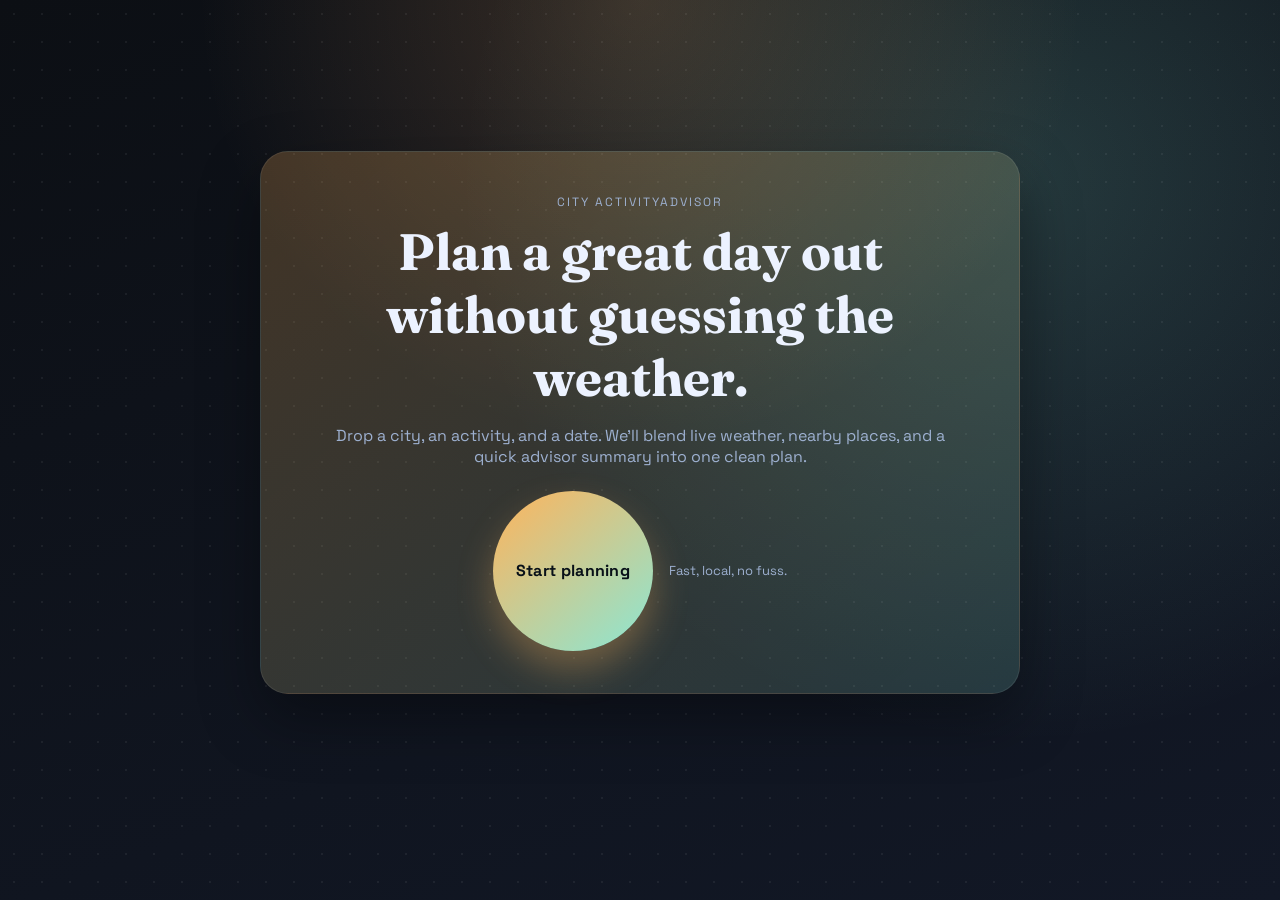
<file: index.html>
<!doctype html>
<html lang="en">
  <head>
    <meta charset="utf-8" />
    <meta name="viewport" content="width=device-width, initial-scale=1" />
    <title>City ActivityAdvisor</title>
    <link rel="preconnect" href="https://fonts.googleapis.com" />
    <link rel="preconnect" href="https://fonts.gstatic.com" crossorigin />
    <link
      href="https://fonts.googleapis.com/css2?family=Fraunces:opsz,wght@9..144,600;9..144,700&family=Space+Grotesk:wght@400;500;600&display=swap"
      rel="stylesheet"
    />
    <link rel="stylesheet" href="/styles.css" />
  </head>
  <body data-theme="dark">
    <div class="app landing">
      <section class="hero">
        <div class="hero-content">
          <p class="hero-kicker">City ActivityAdvisor</p>
          <h1>Plan a great day out without guessing the weather.</h1>
          <p class="hero-subtitle">
            Drop a city, an activity, and a date. We’ll blend live weather, nearby places, and a quick
            advisor summary into one clean plan.
          </p>
          <div class="hero-actions">
            <a class="primary hero-cta" href="/planning">Start planning</a>
            <span class="hero-note">Fast, local, no fuss.</span>
          </div>
        </div>
      </section>
    </div>
  </body>
</html>
</file>
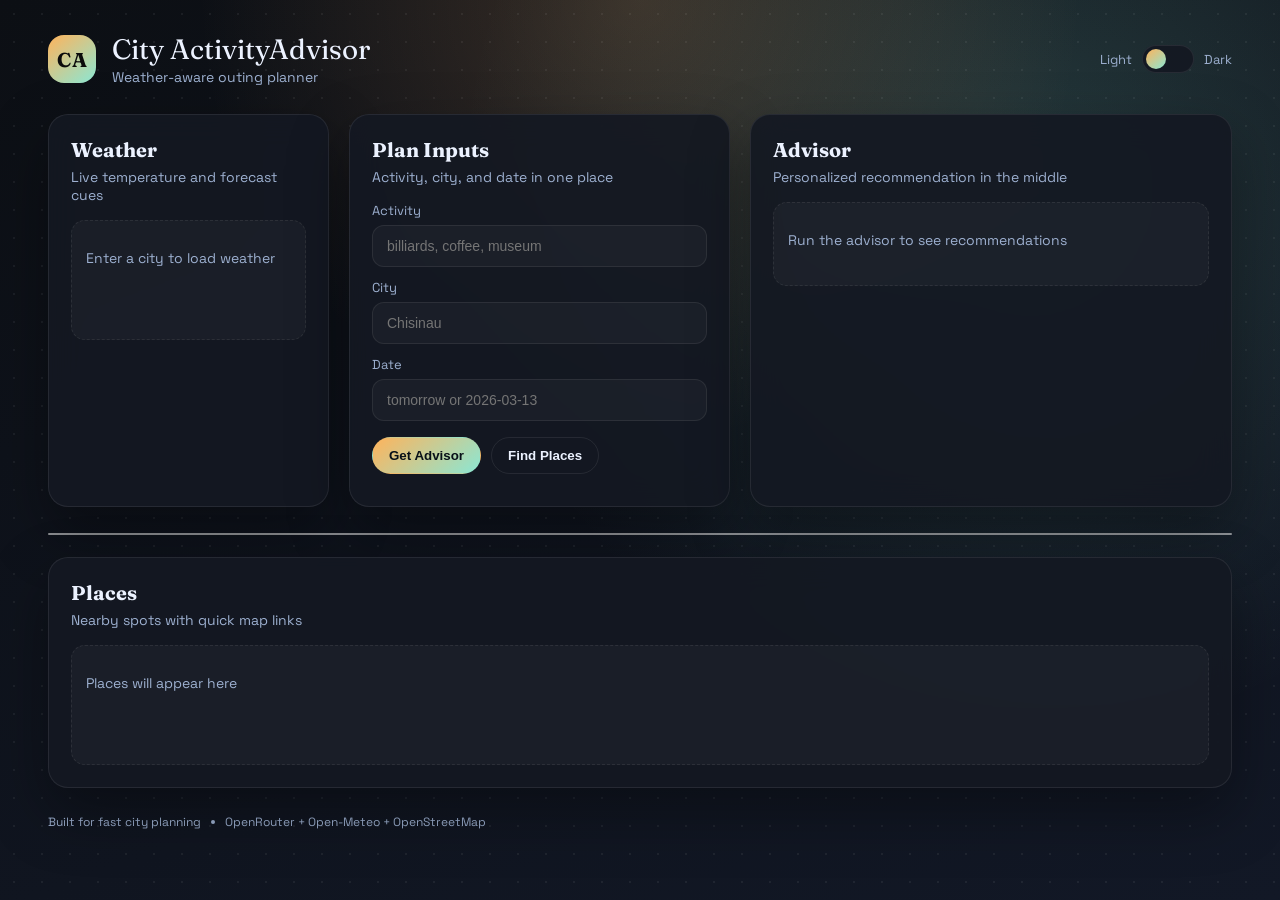
<file: planning.html>
<!doctype html>
<html lang="en">
  <head>
    <meta charset="utf-8" />
    <meta name="viewport" content="width=device-width, initial-scale=1" />
    <title>City ActivityAdvisor - Planner</title>
    <link rel="preconnect" href="https://fonts.googleapis.com" />
    <link rel="preconnect" href="https://fonts.gstatic.com" crossorigin />
    <link
      href="https://fonts.googleapis.com/css2?family=Fraunces:opsz,wght@9..144,600;9..144,700&family=Space+Grotesk:wght@400;500;600&display=swap"
      rel="stylesheet"
    />
    <link rel="stylesheet" href="/styles.css" />
  </head>
  <body data-theme="dark">
    <div class="app">
      <header class="topbar">
        <div class="brand">
          <div class="logo">CA</div>
          <div>
            <p class="title">City ActivityAdvisor</p>
            <p class="subtitle">Weather-aware outing planner</p>
          </div>
        </div>
        <div class="toggle">
          <span class="toggle-label">Light</span>
          <button id="themeToggle" type="button" aria-label="Toggle theme">
            <span class="knob"></span>
          </button>
          <span class="toggle-label">Dark</span>
        </div>
      </header>

      <main class="grid" id="planner">
        <section class="card weather">
          <div class="card-head">
            <h2>Weather</h2>
            <p>Live temperature and forecast cues</p>
          </div>
          <div class="weather-output" id="weatherOutput">
            <p class="placeholder">Enter a city to load weather</p>
          </div>
        </section>

        <section class="card query">
          <div class="card-head">
            <h2>Plan Inputs</h2>
            <p>Activity, city, and date in one place</p>
          </div>
          <form id="planForm" class="form">
            <label>
              Activity
              <input name="activity" type="text" placeholder="billiards, coffee, museum" required />
            </label>
            <label>
              City
              <input name="city" type="text" placeholder="Chisinau" required />
            </label>
            <label>
              Date
              <input name="date" type="text" placeholder="tomorrow or 2026-03-13" />
            </label>
            <div class="actions">
              <button type="submit" class="primary">Get Advisor</button>
              <button type="button" id="loadPlaces" class="secondary">Find Places</button>
            </div>
          </form>
        </section>

        <section class="card advisor">
          <div class="card-head">
            <h2>Advisor</h2>
            <p>Personalized recommendation in the middle</p>
          </div>
          <div class="advisor-output" id="advisorOutput">
            <p class="placeholder">Run the advisor to see recommendations</p>
          </div>
        </section>

        <section class="divider-row">
          <span class="divider-line"></span>
        </section>

        <section class="card places-card">
          <div class="card-head">
            <h2>Places</h2>
            <p>Nearby spots with quick map links</p>
          </div>
          <div class="places" id="placesOutput">
            <p class="placeholder">Places will appear here</p>
          </div>
        </section>
      </main>

      <footer class="footer">
        <span>Built for fast city planning</span>
        <span class="dot"></span>
        <span>OpenRouter + Open-Meteo + OpenStreetMap</span>
      </footer>
    </div>

    <script src="/app.js"></script>
  </body>
</html>
</file>
<file: styles.css>
:root {
  color-scheme: light dark;
  font-family: "Space Grotesk", system-ui, sans-serif;
  --bg: #0c0f14;
  --bg-2: #121826;
  --card: rgba(20, 24, 34, 0.92);
  --card-border: rgba(255, 255, 255, 0.08);
  --text: #ecf2ff;
  --muted: #9db0d0;
  --accent: #ffb35b;
  --accent-2: #8be7d4;
  --shadow: 0 24px 60px rgba(0, 0, 0, 0.35);
}

:root[data-theme="light"] {
  --bg: #f4f1ec;
  --bg-2: #ffffff;
  --card: rgba(255, 255, 255, 0.9);
  --card-border: rgba(15, 23, 42, 0.1);
  --text: #1c1f2b;
  --muted: #5c6b85;
  --accent: #ff7a59;
  --accent-2: #2ea1a7;
  --shadow: 0 24px 50px rgba(54, 53, 79, 0.15);
}

* {
  box-sizing: border-box;
}

body {
  margin: 0;
  min-height: 100vh;
  background: radial-gradient(circle at top, rgba(255, 180, 107, 0.18), transparent 40%),
    radial-gradient(circle at 80% 20%, rgba(139, 231, 212, 0.18), transparent 45%),
    linear-gradient(160deg, var(--bg), var(--bg-2));
  color: var(--text);
}

.app {
  min-height: 100vh;
  padding: 32px clamp(16px, 4vw, 48px) 40px;
  background-image: radial-gradient(rgba(255, 255, 255, 0.06) 1px, transparent 1px);
  background-size: 28px 28px;
  position: relative;
}

body[data-theme="light"] {
  background: radial-gradient(circle at top, rgba(255, 122, 89, 0.14), transparent 45%),
    radial-gradient(circle at 80% 20%, rgba(46, 161, 167, 0.14), transparent 45%),
    linear-gradient(160deg, #f7f0e6, #ffffff);
}

.topbar {
  display: flex;
  justify-content: space-between;
  align-items: center;
  gap: 24px;
  margin-bottom: 28px;
  position: relative;
  z-index: 2;
  pointer-events: auto;
}

.brand {
  display: flex;
  gap: 16px;
  align-items: center;
}

.logo {
  font-family: "Fraunces", serif;
  font-weight: 700;
  font-size: 20px;
  letter-spacing: 1px;
  background: linear-gradient(140deg, var(--accent), var(--accent-2));
  color: #0b0b0b;
  width: 48px;
  height: 48px;
  border-radius: 16px;
  display: grid;
  place-items: center;
}

.title {
  margin: 0;
  font-family: "Fraunces", serif;
  font-size: clamp(20px, 2.2vw, 28px);
}

.subtitle {
  margin: 2px 0 0;
  color: var(--muted);
  font-size: 14px;
}

.toggle {
  display: flex;
  align-items: center;
  gap: 10px;
  font-size: 13px;
  color: var(--muted);
}

#themeToggle {
  width: 52px;
  height: 28px;
  border-radius: 999px;
  border: 1px solid var(--card-border);
  background: var(--card);
  padding: 3px;
  cursor: pointer;
  position: relative;
}

#themeToggle .knob {
  width: 20px;
  height: 20px;
  background: linear-gradient(140deg, var(--accent), var(--accent-2));
  border-radius: 50%;
  display: block;
  transform: translateX(0);
  transition: transform 0.3s ease;
}

body[data-theme="light"] #themeToggle .knob {
  transform: translateX(22px);
}

.grid {
  display: grid;
  grid-template-columns: repeat(12, 1fr);
  gap: 20px;
}

.hero {
  min-height: calc(100vh - 120px);
  display: grid;
  place-items: center;
  text-align: center;
  padding: 10vh 12px;
}

.hero-content {
  max-width: 760px;
  background: linear-gradient(140deg, rgba(255, 179, 91, 0.22), rgba(139, 231, 212, 0.16));
  border: 1px solid var(--card-border);
  border-radius: 28px;
  padding: 42px clamp(24px, 5vw, 60px);
  box-shadow: var(--shadow);
  text-align: center;
}

.hero-kicker {
  margin: 0 0 10px;
  text-transform: uppercase;
  letter-spacing: 2px;
  font-size: 12px;
  color: var(--muted);
}

.hero-content h1 {
  margin: 0;
  font-family: "Fraunces", serif;
  font-size: clamp(34px, 4vw, 52px);
}

.hero-subtitle {
  margin: 16px auto 24px;
  max-width: 620px;
  color: var(--muted);
  font-size: 16px;
}

.hero-actions {
  display: flex;
  align-items: center;
  justify-content: center;
  gap: 16px;
  flex-wrap: wrap;
}

.hero-actions .primary {
  display: inline-flex;
  align-items: center;
  justify-content: center;
  gap: 8px;
  text-decoration: none;
}

.hero-cta {
  width: 160px;
  height: 160px;
  border-radius: 50%;
  font-size: 16px;
  font-weight: 700;
  letter-spacing: 0.3px;
  box-shadow: 0 18px 36px rgba(255, 179, 91, 0.32);
  transition: transform 0.2s ease, box-shadow 0.2s ease;
}

.hero-cta:hover {
  transform: translateY(-2px) scale(1.02);
  box-shadow: 0 24px 44px rgba(255, 179, 91, 0.36);
}

.hero-note {
  font-size: 13px;
  color: var(--muted);
}

.card {
  background: var(--card);
  border: 1px solid var(--card-border);
  border-radius: 20px;
  padding: 22px;
  box-shadow: var(--shadow);
  backdrop-filter: blur(16px);
  -webkit-backdrop-filter: blur(16px);
  position: relative;
  z-index: 1;
  pointer-events: auto;
}

.card-head h2 {
  margin: 0;
  font-family: "Fraunces", serif;
  font-size: 20px;
}

.card-head p {
  margin: 6px 0 16px;
  color: var(--muted);
  font-size: 14px;
}

.weather {
  grid-column: span 3;
}

.query {
  grid-column: span 4;
}

.advisor {
  grid-column: span 5;
}

.extras {
  grid-column: span 12;
  display: flex;
  justify-content: space-between;
  align-items: center;
  gap: 24px;
}

.divider-row {
  grid-column: span 12;
  display: flex;
  align-items: center;
  padding: 6px 0 2px;
}

.divider-line {
  width: 100%;
  height: 2px;
  background: rgba(255, 255, 255, 0.55);
  border-radius: 999px;
}

.places-card {
  grid-column: span 12;
}

.form {
  display: grid;
  gap: 12px;
}

label {
  display: grid;
  gap: 6px;
  font-size: 13px;
  color: var(--muted);
}

input {
  border-radius: 12px;
  border: 1px solid var(--card-border);
  background: rgba(255, 255, 255, 0.03);
  color: var(--text);
  padding: 12px 14px;
  font-size: 14px;
}

.actions {
  display: flex;
  gap: 10px;
  margin-top: 4px;
  margin-bottom: 10px;
}

button {
  border-radius: 999px;
  border: 1px solid transparent;
  padding: 10px 16px;
  font-weight: 600;
  cursor: pointer;
}

.primary {
  background: linear-gradient(140deg, var(--accent), var(--accent-2));
  color: #081018;
}

.secondary {
  background: transparent;
  border-color: var(--card-border);
  color: var(--text);
}

.placeholder {
  color: var(--muted);
  font-size: 14px;
}

.weather-output,
.places,
.advisor-output {
  min-height: 120px;
  padding: 14px;
  border-radius: 14px;
  background: rgba(255, 255, 255, 0.03);
  border: 1px dashed var(--card-border);
}

.advisor-output {
  min-height: 84px;
  max-height: 180px;
  overflow-y: auto;
}

.places {
  margin-top: 8px;
}

.place {
  display: grid;
  gap: 6px;
  padding: 8px 0;
  border-bottom: 1px solid rgba(255, 255, 255, 0.06);
}

.place:last-child {
  border-bottom: none;
}

.place-title {
  display: flex;
  align-items: center;
  justify-content: space-between;
  gap: 10px;
}

.place-address {
  margin: 0;
  color: var(--muted);
  font-size: 13px;
  word-break: break-word;
}

.map-link {
  font-size: 12px;
  text-decoration: none;
  color: var(--accent-2);
  border: 1px solid var(--card-border);
  padding: 4px 8px;
  border-radius: 999px;
  white-space: nowrap;
}

.api-list {
  display: grid;
  gap: 10px;
}

.api-row {
  display: flex;
  gap: 10px;
  align-items: center;
  font-size: 14px;
}

.chip {
  background: rgba(255, 255, 255, 0.08);
  border: 1px solid var(--card-border);
  border-radius: 999px;
  padding: 4px 10px;
  font-size: 12px;
  color: var(--muted);
}

.tips {
  max-width: 280px;
  color: var(--muted);
  font-size: 13px;
}

.footer {
  margin-top: 26px;
  display: flex;
  gap: 10px;
  align-items: center;
  color: var(--muted);
  font-size: 12px;
}

.footer .dot {
  width: 4px;
  height: 4px;
  border-radius: 50%;
  background: var(--muted);
  display: inline-block;
}

@media (max-width: 1100px) {
  .weather,
  .query,
  .advisor,
  .extras {
    grid-column: span 12;
  }

  .extras {
    flex-direction: column;
    align-items: flex-start;
  }
}

@media (max-width: 700px) {
  .topbar {
    flex-direction: column;
    align-items: flex-start;
  }

  .actions {
    flex-direction: column;
    align-items: stretch;
  }

  .hero-cta {
    width: 130px;
    height: 130px;
    font-size: 14px;
  }
}
</file>
